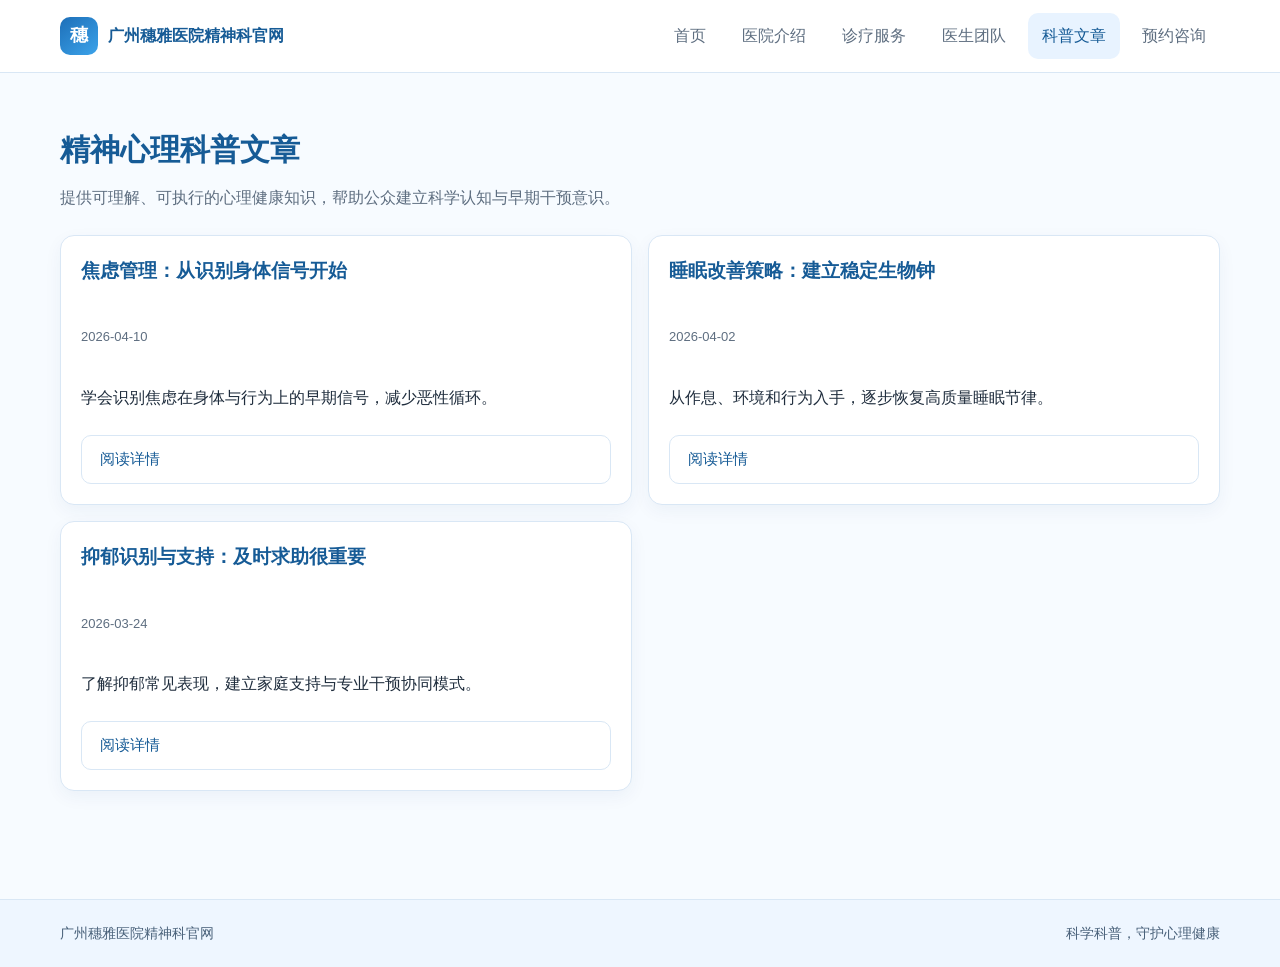
<file: articles.html>
<!DOCTYPE html>
<html lang="zh-CN">
  <head>
    <meta charset="UTF-8" />
    <meta name="viewport" content="width=device-width, initial-scale=1.0" />
    <title>广州穗雅医院精神科官网 - 科普文章</title>
    <link rel="stylesheet" href="styles.css" />
  </head>
  <body data-page="articles">
    <header class="site-header">
      <div class="container nav-wrap">
        <a class="brand" href="index.html">
          <span class="brand-logo">穗</span>
          <span>广州穗雅医院精神科官网</span>
        </a>
        <button class="menu-toggle" type="button">菜单</button>
        <nav class="site-nav">
          <a href="index.html" data-page="index">首页</a>
          <a href="about.html" data-page="about">医院介绍</a>
          <a href="services.html" data-page="services">诊疗服务</a>
          <a href="doctors.html" data-page="doctors">医生团队</a>
          <a href="articles.html" data-page="articles">科普文章</a>
          <a href="contact.html" data-page="contact">预约咨询</a>
        </nav>
      </div>
    </header>

    <main class="section">
      <div class="container">
        <h1 class="section-title reveal">精神心理科普文章</h1>
        <p class="section-desc reveal">提供可理解、可执行的心理健康知识，帮助公众建立科学认知与早期干预意识。</p>

        <section class="article-list grid grid-2">
          <article class="card reveal">
            <h3>焦虑管理：从识别身体信号开始</h3>
            <p class="article-date">2026-04-10</p>
            <p>学会识别焦虑在身体与行为上的早期信号，减少恶性循环。</p>
            <a class="btn btn-secondary" href="article-detail.html?id=anxiety">阅读详情</a>
          </article>
          <article class="card reveal">
            <h3>睡眠改善策略：建立稳定生物钟</h3>
            <p class="article-date">2026-04-02</p>
            <p>从作息、环境和行为入手，逐步恢复高质量睡眠节律。</p>
            <a class="btn btn-secondary" href="article-detail.html?id=sleep">阅读详情</a>
          </article>
          <article class="card reveal">
            <h3>抑郁识别与支持：及时求助很重要</h3>
            <p class="article-date">2026-03-24</p>
            <p>了解抑郁常见表现，建立家庭支持与专业干预协同模式。</p>
            <a class="btn btn-secondary" href="article-detail.html?id=depression">阅读详情</a>
          </article>
        </section>
      </div>
    </main>

    <footer class="site-footer">
      <div class="container footer-inner">
        <span>广州穗雅医院精神科官网</span>
        <span>科学科普，守护心理健康</span>
      </div>
    </footer>
    <script src="script.js"></script>
  </body>
</html>
</file>
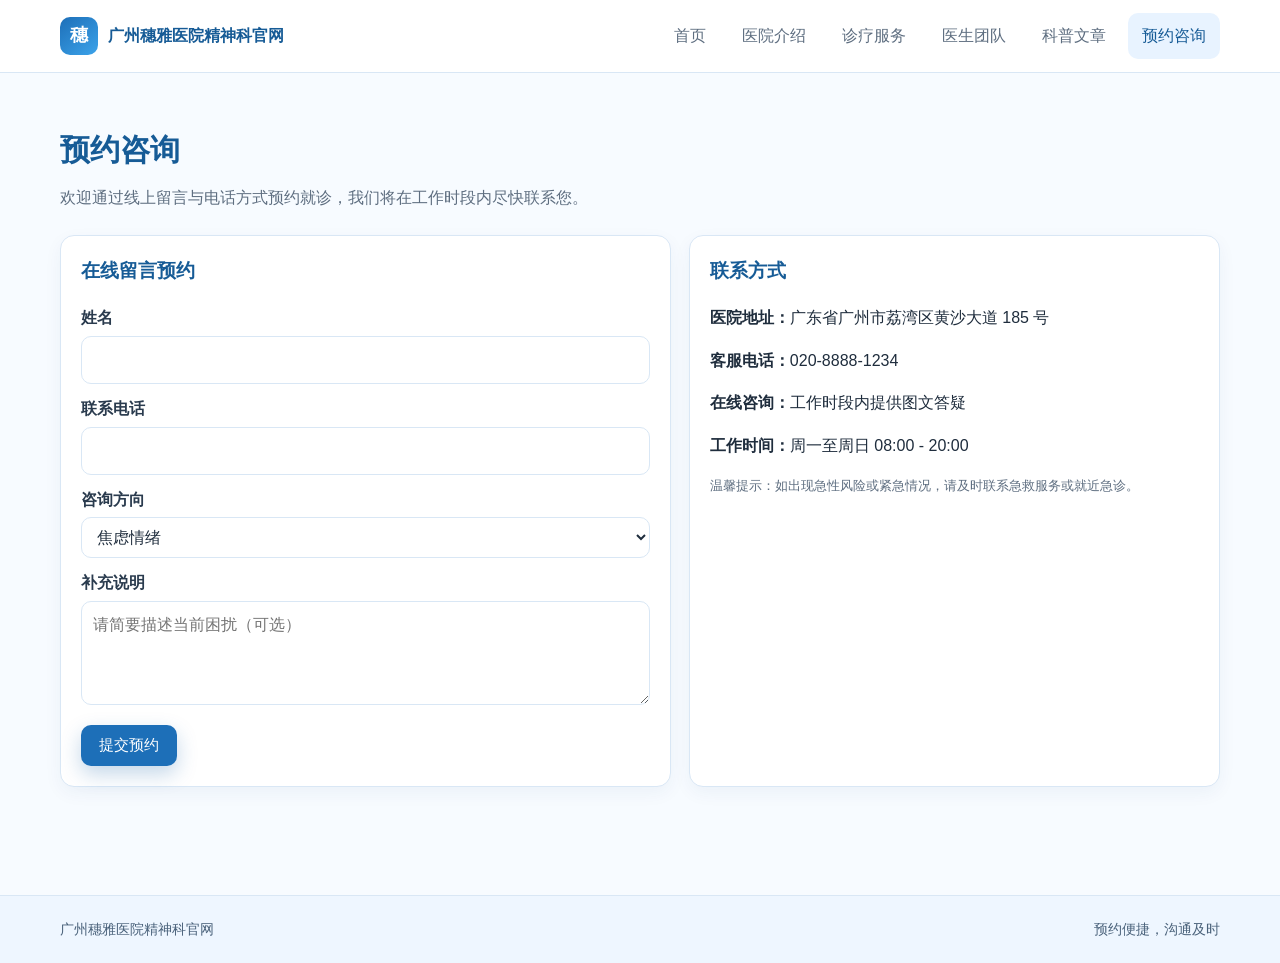
<file: contact.html>
<!DOCTYPE html>
<html lang="zh-CN">
  <head>
    <meta charset="UTF-8" />
    <meta name="viewport" content="width=device-width, initial-scale=1.0" />
    <title>广州穗雅医院精神科官网 - 预约咨询</title>
    <link rel="stylesheet" href="styles.css" />
  </head>
  <body data-page="contact">
    <header class="site-header">
      <div class="container nav-wrap">
        <a class="brand" href="index.html">
          <span class="brand-logo">穗</span>
          <span>广州穗雅医院精神科官网</span>
        </a>
        <button class="menu-toggle" type="button">菜单</button>
        <nav class="site-nav">
          <a href="index.html" data-page="index">首页</a>
          <a href="about.html" data-page="about">医院介绍</a>
          <a href="services.html" data-page="services">诊疗服务</a>
          <a href="doctors.html" data-page="doctors">医生团队</a>
          <a href="articles.html" data-page="articles">科普文章</a>
          <a href="contact.html" data-page="contact">预约咨询</a>
        </nav>
      </div>
    </header>

    <main class="section">
      <div class="container">
        <h1 class="section-title reveal">预约咨询</h1>
        <p class="section-desc reveal">欢迎通过线上留言与电话方式预约就诊，我们将在工作时段内尽快联系您。</p>

        <div class="contact-layout">
          <section class="card reveal">
            <h3>在线留言预约</h3>
            <form id="appointmentForm">
              <div class="field">
                <label for="name">姓名</label>
                <input id="name" name="name" type="text" required />
              </div>
              <div class="field">
                <label for="phone">联系电话</label>
                <input id="phone" name="phone" type="tel" required />
              </div>
              <div class="field">
                <label for="type">咨询方向</label>
                <select id="type" name="type">
                  <option>焦虑情绪</option>
                  <option>抑郁状态</option>
                  <option>睡眠障碍</option>
                  <option>心理压力</option>
                  <option>其他问题</option>
                </select>
              </div>
              <div class="field">
                <label for="message">补充说明</label>
                <textarea id="message" name="message" placeholder="请简要描述当前困扰（可选）"></textarea>
              </div>
              <button class="btn btn-primary" type="submit">提交预约</button>
              <p class="success-msg">提交成功，我们将尽快与您联系。</p>
            </form>
          </section>

          <section class="card reveal">
            <h3>联系方式</h3>
            <p><strong>医院地址：</strong>广东省广州市荔湾区黄沙大道 185 号</p>
            <p><strong>客服电话：</strong>020-8888-1234</p>
            <p><strong>在线咨询：</strong>工作时段内提供图文答疑</p>
            <p><strong>工作时间：</strong>周一至周日 08:00 - 20:00</p>
            <p class="notice">温馨提示：如出现急性风险或紧急情况，请及时联系急救服务或就近急诊。</p>
          </section>
        </div>
      </div>
    </main>

    <footer class="site-footer">
      <div class="container footer-inner">
        <span>广州穗雅医院精神科官网</span>
        <span>预约便捷，沟通及时</span>
      </div>
    </footer>
    <script src="script.js"></script>
  </body>
</html>
</file>
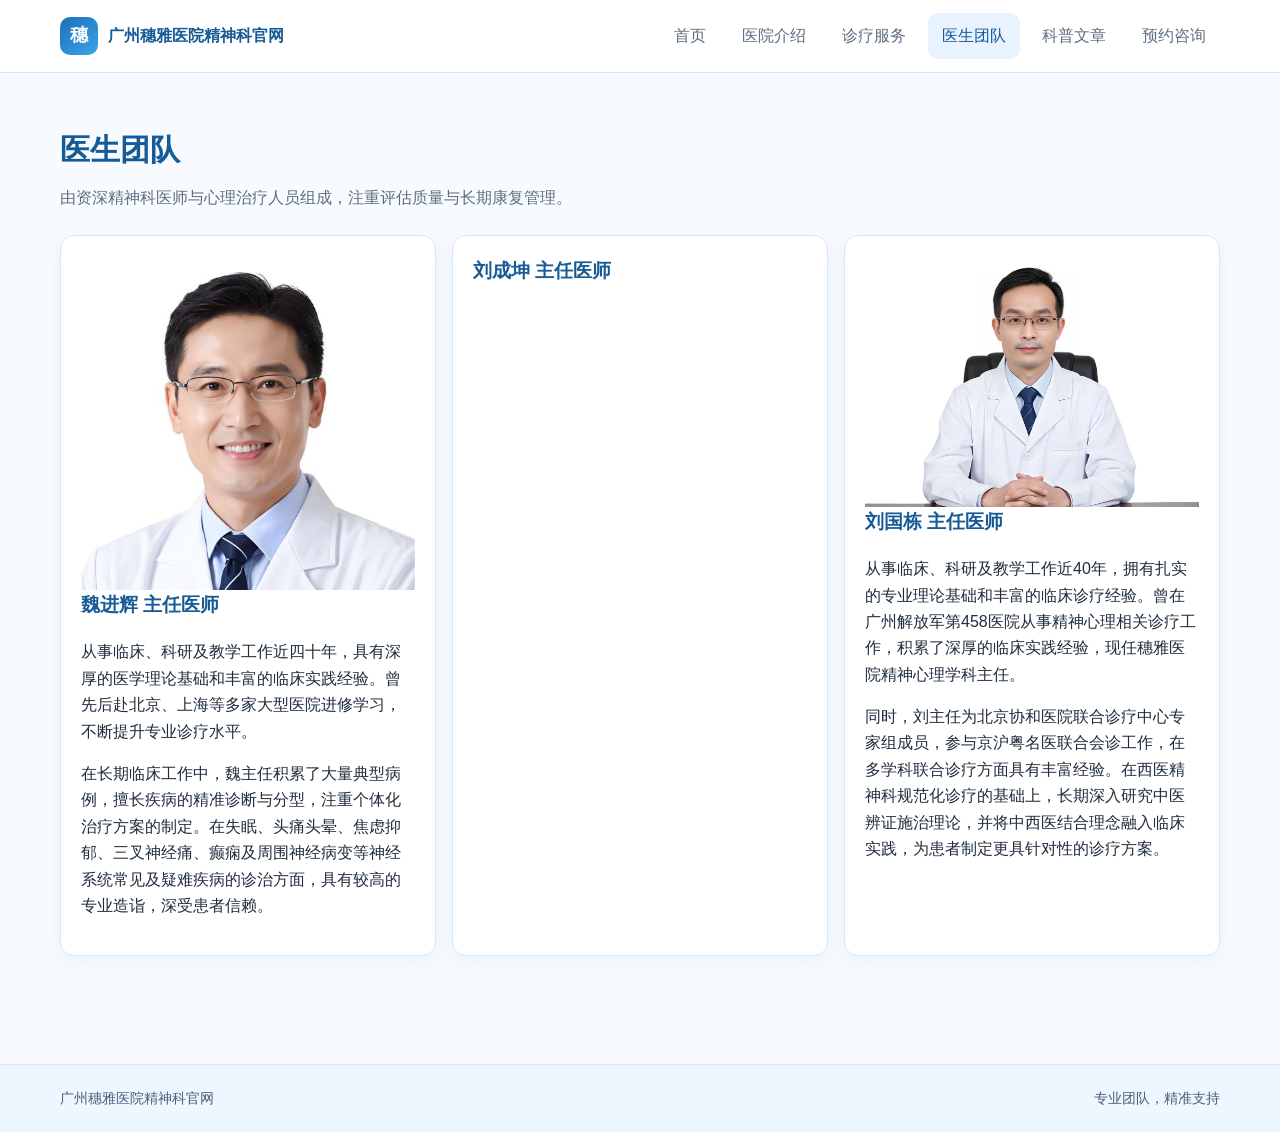
<file: doctors.html>
<!DOCTYPE html>
<html lang="zh-CN">
  <head>
    <meta charset="UTF-8" />
    <meta name="viewport" content="width=device-width, initial-scale=1.0" />
    <title>广州穗雅医院精神科官网 - 医生团队</title>
    <link rel="stylesheet" href="styles.css" />
  </head>
  <body data-page="doctors">
    <header class="site-header">
      <div class="container nav-wrap">
        <a class="brand" href="index.html">
          <span class="brand-logo">穗</span>
          <span>广州穗雅医院精神科官网</span>
        </a>
        <button class="menu-toggle" type="button">菜单</button>
        <nav class="site-nav">
          <a href="index.html" data-page="index">首页</a>
          <a href="about.html" data-page="about">医院介绍</a>
          <a href="services.html" data-page="services">诊疗服务</a>
          <a href="doctors.html" data-page="doctors">医生团队</a>
          <a href="articles.html" data-page="articles">科普文章</a>
          <a href="contact.html" data-page="contact">预约咨询</a>
        </nav>
      </div>
    </header>

    <main class="section">
      <div class="container">
        <h1 class="section-title reveal">医生团队</h1>
        <p class="section-desc reveal">由资深精神科医师与心理治疗人员组成，注重评估质量与长期康复管理。</p>

        <div class="grid grid-3">
          <article class="card doctor-card reveal">
            <img src="doctor-weijinhui.jpg" alt="魏进辉主任医师头像" />
            <h3>魏进辉 主任医师</h3>
            <p>
              从事临床、科研及教学工作近四十年，具有深厚的医学理论基础和丰富的临床实践经验。曾先后赴北京、上海等多家大型医院进修学习，不断提升专业诊疗水平。
            </p>
            <p>
              在长期临床工作中，魏主任积累了大量典型病例，擅长疾病的精准诊断与分型，注重个体化治疗方案的制定。在失眠、头痛头晕、焦虑抑郁、三叉神经痛、癫痫及周围神经病变等神经系统常见及疑难疾病的诊治方面，具有较高的专业造诣，深受患者信赖。
            </p>
          </article>
          <article class="card doctor-card reveal">
            <h3>刘成坤 主任医师</h3>
          </article>
          <article class="card doctor-card reveal">
            <img src="doctor-liuguodong.jpg" alt="刘国栋主任医师头像" />
            <h3>刘国栋 主任医师</h3>
            <p>
              从事临床、科研及教学工作近40年，拥有扎实的专业理论基础和丰富的临床诊疗经验。曾在广州解放军第458医院从事精神心理相关诊疗工作，积累了深厚的临床实践经验，现任穗雅医院精神心理学科主任。
            </p>
            <p>
              同时，刘主任为北京协和医院联合诊疗中心专家组成员，参与京沪粤名医联合会诊工作，在多学科联合诊疗方面具有丰富经验。在西医精神科规范化诊疗的基础上，长期深入研究中医辨证施治理论，并将中西医结合理念融入临床实践，为患者制定更具针对性的诊疗方案。
            </p>
          </article>
        </div>
      </div>
    </main>

    <footer class="site-footer">
      <div class="container footer-inner">
        <span>广州穗雅医院精神科官网</span>
        <span>专业团队，精准支持</span>
      </div>
    </footer>
    <script src="script.js"></script>
  </body>
</html>
</file>
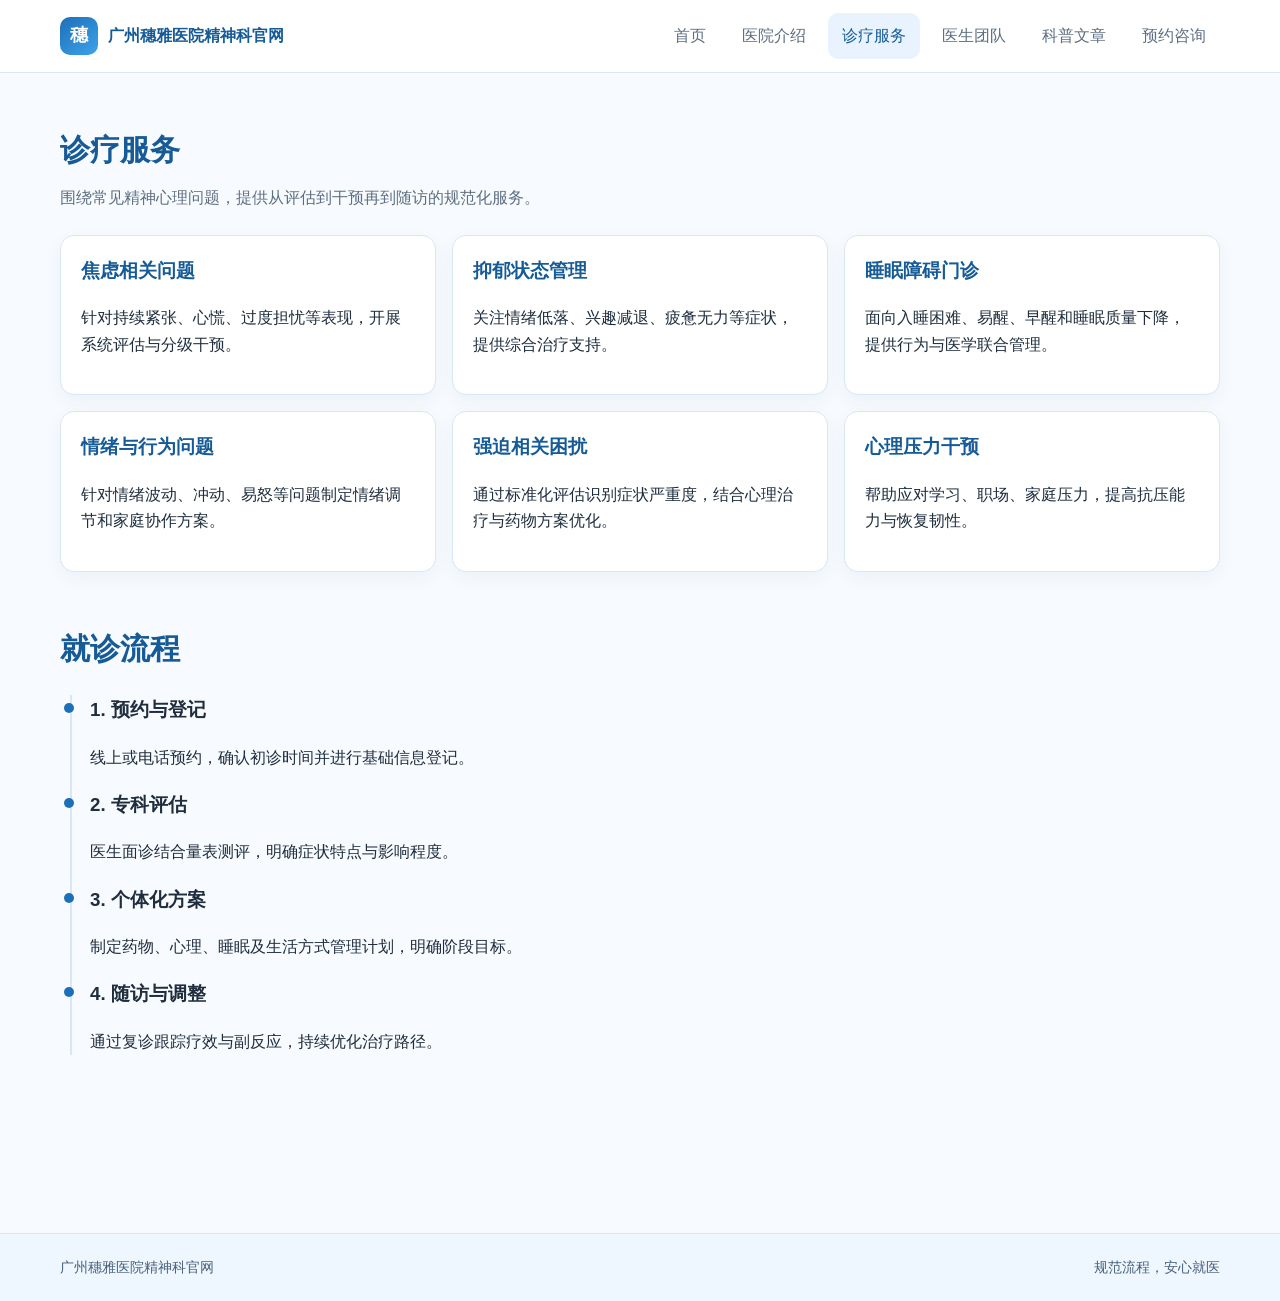
<file: services.html>
<!DOCTYPE html>
<html lang="zh-CN">
  <head>
    <meta charset="UTF-8" />
    <meta name="viewport" content="width=device-width, initial-scale=1.0" />
    <title>广州穗雅医院精神科官网 - 诊疗服务</title>
    <link rel="stylesheet" href="styles.css" />
  </head>
  <body data-page="services">
    <header class="site-header">
      <div class="container nav-wrap">
        <a class="brand" href="index.html">
          <span class="brand-logo">穗</span>
          <span>广州穗雅医院精神科官网</span>
        </a>
        <button class="menu-toggle" type="button">菜单</button>
        <nav class="site-nav">
          <a href="index.html" data-page="index">首页</a>
          <a href="about.html" data-page="about">医院介绍</a>
          <a href="services.html" data-page="services">诊疗服务</a>
          <a href="doctors.html" data-page="doctors">医生团队</a>
          <a href="articles.html" data-page="articles">科普文章</a>
          <a href="contact.html" data-page="contact">预约咨询</a>
        </nav>
      </div>
    </header>

    <main class="section">
      <div class="container">
        <h1 class="section-title reveal">诊疗服务</h1>
        <p class="section-desc reveal">围绕常见精神心理问题，提供从评估到干预再到随访的规范化服务。</p>

        <div class="grid grid-3">
          <article class="card reveal">
            <h3>焦虑相关问题</h3>
            <p>针对持续紧张、心慌、过度担忧等表现，开展系统评估与分级干预。</p>
          </article>
          <article class="card reveal">
            <h3>抑郁状态管理</h3>
            <p>关注情绪低落、兴趣减退、疲惫无力等症状，提供综合治疗支持。</p>
          </article>
          <article class="card reveal">
            <h3>睡眠障碍门诊</h3>
            <p>面向入睡困难、易醒、早醒和睡眠质量下降，提供行为与医学联合管理。</p>
          </article>
          <article class="card reveal">
            <h3>情绪与行为问题</h3>
            <p>针对情绪波动、冲动、易怒等问题制定情绪调节和家庭协作方案。</p>
          </article>
          <article class="card reveal">
            <h3>强迫相关困扰</h3>
            <p>通过标准化评估识别症状严重度，结合心理治疗与药物方案优化。</p>
          </article>
          <article class="card reveal">
            <h3>心理压力干预</h3>
            <p>帮助应对学习、职场、家庭压力，提高抗压能力与恢复韧性。</p>
          </article>
        </div>

        <section class="section">
          <h2 class="section-title reveal">就诊流程</h2>
          <div class="timeline">
            <div class="timeline-item reveal">
              <h3>1. 预约与登记</h3>
              <p>线上或电话预约，确认初诊时间并进行基础信息登记。</p>
            </div>
            <div class="timeline-item reveal">
              <h3>2. 专科评估</h3>
              <p>医生面诊结合量表测评，明确症状特点与影响程度。</p>
            </div>
            <div class="timeline-item reveal">
              <h3>3. 个体化方案</h3>
              <p>制定药物、心理、睡眠及生活方式管理计划，明确阶段目标。</p>
            </div>
            <div class="timeline-item reveal">
              <h3>4. 随访与调整</h3>
              <p>通过复诊跟踪疗效与副反应，持续优化治疗路径。</p>
            </div>
          </div>
        </section>
      </div>
    </main>

    <footer class="site-footer">
      <div class="container footer-inner">
        <span>广州穗雅医院精神科官网</span>
        <span>规范流程，安心就医</span>
      </div>
    </footer>
    <script src="script.js"></script>
  </body>
</html>
</file>
<file: styles.css>
:root {
  --primary: #1d6fb8;
  --primary-dark: #165b96;
  --primary-soft: #e8f3ff;
  --bg: #f7fbff;
  --text: #1f2d3d;
  --muted: #5e6e80;
  --white: #ffffff;
  --border: #d9e7f5;
  --success: #2f9e73;
  --shadow: 0 10px 30px rgba(20, 64, 110, 0.08);
}

* {
  box-sizing: border-box;
}

html,
body {
  margin: 0;
  padding: 0;
  font-family: "Microsoft YaHei", "PingFang SC", "Segoe UI", Arial, sans-serif;
  color: var(--text);
  background: var(--bg);
  line-height: 1.65;
}

a {
  color: inherit;
  text-decoration: none;
}

img {
  max-width: 100%;
  display: block;
}

.container {
  width: min(1160px, 92%);
  margin: 0 auto;
}

.site-header {
  position: sticky;
  top: 0;
  z-index: 20;
  background: rgba(255, 255, 255, 0.95);
  backdrop-filter: blur(6px);
  border-bottom: 1px solid var(--border);
}

.nav-wrap {
  display: flex;
  align-items: center;
  justify-content: space-between;
  min-height: 72px;
  gap: 16px;
}

.brand {
  display: flex;
  align-items: center;
  gap: 10px;
  font-weight: 700;
  color: var(--primary-dark);
}

.brand-logo {
  width: 38px;
  height: 38px;
  border-radius: 10px;
  background: linear-gradient(140deg, var(--primary), #3ca3ea);
  display: grid;
  place-items: center;
  color: var(--white);
  font-size: 18px;
}

.menu-toggle {
  display: none;
  border: 1px solid var(--border);
  background: var(--white);
  border-radius: 10px;
  padding: 8px 10px;
  color: var(--primary-dark);
}

.site-nav {
  display: flex;
  gap: 8px;
  flex-wrap: wrap;
}

.site-nav a {
  padding: 10px 14px;
  border-radius: 10px;
  color: var(--muted);
  transition: 0.25s ease;
}

.site-nav a:hover,
.site-nav a.active {
  color: var(--primary-dark);
  background: var(--primary-soft);
}

.hero {
  padding: 72px 0 52px;
}

.hero-grid {
  display: grid;
  grid-template-columns: 1.1fr 1fr;
  gap: 28px;
  align-items: center;
}

.hero h1 {
  margin: 0 0 14px;
  font-size: clamp(28px, 4vw, 42px);
  line-height: 1.2;
  color: var(--primary-dark);
}

.hero p {
  margin: 0 0 22px;
  color: var(--muted);
  font-size: 17px;
}

.hero-actions {
  display: flex;
  gap: 12px;
  flex-wrap: wrap;
}

.btn {
  padding: 11px 18px;
  border-radius: 10px;
  border: none;
  cursor: pointer;
  font-size: 15px;
  transition: transform 0.2s ease, box-shadow 0.25s ease, background 0.25s ease;
}

.btn-primary {
  background: var(--primary);
  color: var(--white);
  box-shadow: 0 8px 20px rgba(20, 96, 167, 0.25);
}

.btn-primary:hover {
  background: var(--primary-dark);
  transform: translateY(-1px);
}

.btn-secondary {
  background: var(--white);
  color: var(--primary-dark);
  border: 1px solid var(--border);
}

.btn-secondary:hover {
  background: var(--primary-soft);
}

.hero-card {
  border-radius: 18px;
  overflow: hidden;
  box-shadow: var(--shadow);
  background: var(--white);
}

.hero-placeholder {
  min-height: 300px;
  background: linear-gradient(140deg, #c9e8ff, #eaf5ff);
  display: grid;
  place-items: center;
  color: var(--primary-dark);
  font-size: 18px;
  text-align: center;
  padding: 20px;
}

.section {
  padding: 52px 0;
}

.section-title {
  margin: 0 0 22px;
  color: var(--primary-dark);
  font-size: clamp(22px, 3vw, 30px);
}

.section-desc {
  margin: -12px 0 24px;
  color: var(--muted);
}

.grid {
  display: grid;
  gap: 16px;
}

.grid-3 {
  grid-template-columns: repeat(3, minmax(0, 1fr));
}

.grid-2 {
  grid-template-columns: repeat(2, minmax(0, 1fr));
}

.card {
  background: var(--white);
  border-radius: 14px;
  padding: 20px;
  border: 1px solid var(--border);
  box-shadow: 0 6px 18px rgba(15, 63, 112, 0.05);
  transition: transform 0.2s ease, box-shadow 0.25s ease;
}

.card:hover {
  transform: translateY(-3px);
  box-shadow: 0 12px 24px rgba(15, 63, 112, 0.1);
}

.card h3 {
  margin-top: 0;
  color: var(--primary-dark);
}

.stats {
  display: grid;
  gap: 14px;
  grid-template-columns: repeat(4, minmax(0, 1fr));
}

.stat {
  background: var(--white);
  border-radius: 14px;
  padding: 18px;
  border: 1px solid var(--border);
  text-align: center;
}

.stat strong {
  display: block;
  color: var(--primary-dark);
  font-size: 30px;
  line-height: 1.2;
}

.badge {
  display: inline-flex;
  align-items: center;
  gap: 6px;
  background: #eef7ff;
  color: var(--primary-dark);
  padding: 5px 10px;
  border-radius: 999px;
  font-size: 13px;
  margin-bottom: 12px;
}

.timeline {
  border-left: 2px solid var(--border);
  margin-left: 10px;
  padding-left: 18px;
}

.timeline-item {
  position: relative;
  margin-bottom: 18px;
}

.timeline-item::before {
  content: "";
  position: absolute;
  left: -26px;
  top: 8px;
  width: 10px;
  height: 10px;
  border-radius: 50%;
  background: var(--primary);
}

.doctor-card .meta {
  color: var(--muted);
  font-size: 14px;
}

.article-list .card {
  display: grid;
  gap: 8px;
}

.article-date {
  color: var(--muted);
  font-size: 13px;
}

.article-detail {
  background: var(--white);
  border: 1px solid var(--border);
  border-radius: 14px;
  padding: 22px;
}

.contact-layout {
  display: grid;
  grid-template-columns: 1.15fr 1fr;
  gap: 18px;
}

form .field {
  margin-bottom: 12px;
}

label {
  display: inline-block;
  margin-bottom: 4px;
  font-weight: 600;
  color: #2a3b4e;
}

input,
select,
textarea {
  width: 100%;
  padding: 10px 11px;
  border: 1px solid var(--border);
  border-radius: 10px;
  font: inherit;
  color: var(--text);
  background: #fff;
}

textarea {
  min-height: 104px;
  resize: vertical;
}

.notice {
  font-size: 13px;
  color: var(--muted);
}

.success-msg {
  margin-top: 10px;
  color: var(--success);
  display: none;
}

.site-footer {
  margin-top: 56px;
  border-top: 1px solid var(--border);
  background: #eef6ff;
}

.footer-inner {
  padding: 22px 0;
  color: #49617a;
  display: flex;
  justify-content: space-between;
  flex-wrap: wrap;
  gap: 8px;
  font-size: 14px;
}

.reveal {
  opacity: 0;
  transform: translateY(16px);
  transition: 0.5s ease;
}

.reveal.in-view {
  opacity: 1;
  transform: translateY(0);
}

@media (max-width: 980px) {
  .hero-grid,
  .contact-layout,
  .grid-3,
  .grid-2 {
    grid-template-columns: 1fr;
  }

  .stats {
    grid-template-columns: repeat(2, minmax(0, 1fr));
  }
}

@media (max-width: 760px) {
  .menu-toggle {
    display: inline-flex;
  }

  .site-nav {
    position: absolute;
    left: 4%;
    right: 4%;
    top: 72px;
    background: var(--white);
    border: 1px solid var(--border);
    border-radius: 12px;
    box-shadow: var(--shadow);
    padding: 10px;
    display: none;
    flex-direction: column;
  }

  .site-nav.open {
    display: flex;
  }

  .stats {
    grid-template-columns: 1fr;
  }
}
</file>
